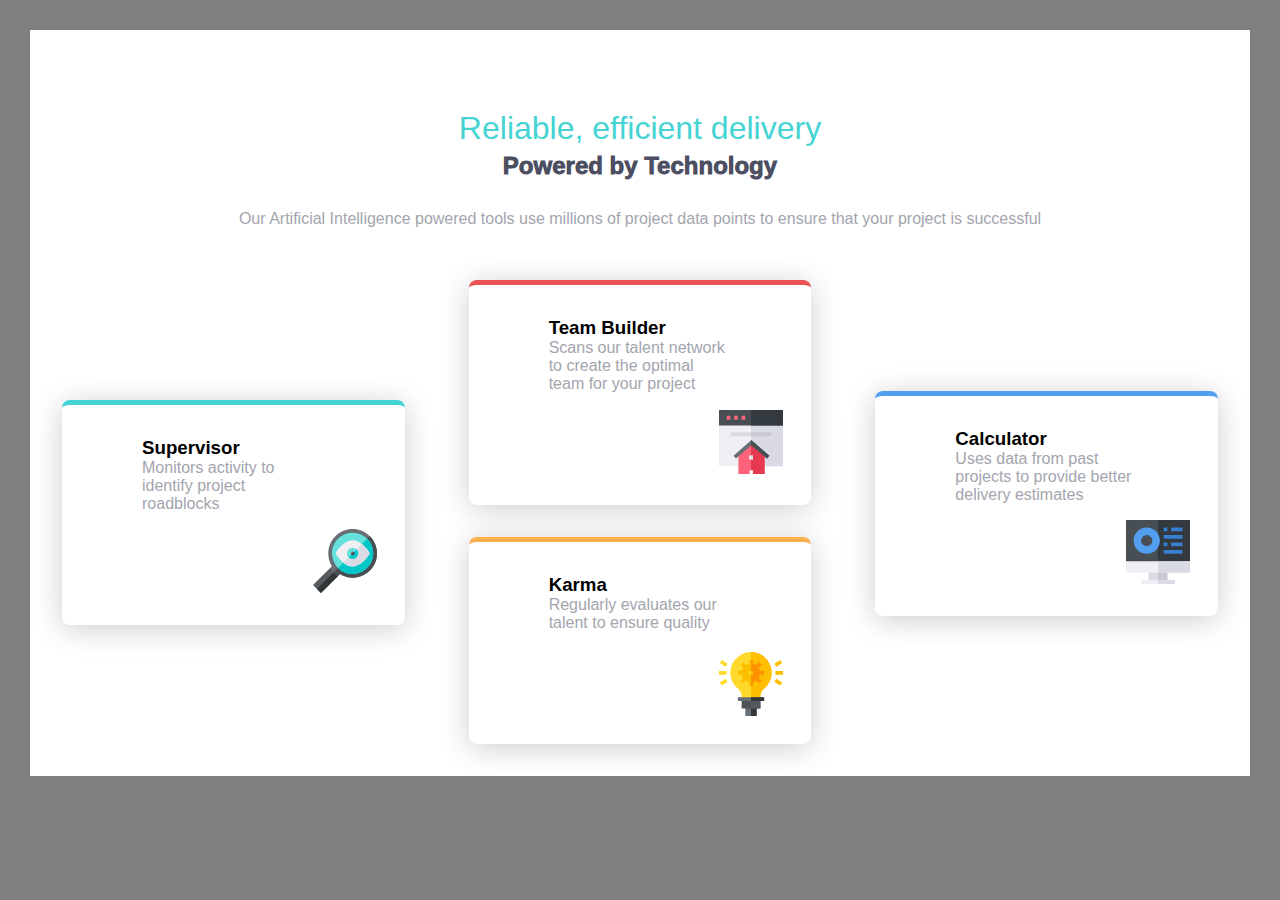
<file: index.html>
<!DOCTYPE html>
<html lang="en">
  <head>
    <meta charset="UTF-8" />
    <meta name="viewport" content="width=device-width, initial-scale=1.0" />

    <link
      rel="icon"
      type="image/png"
      sizes="32x32"
      href="./images/favicon-32x32.png"
    />
    <link rel="stylesheet" href="css/style.css">

    <title>Four card feature section</title>

  </head>
  <body>
    <main class="main">
      <section class="section-one">
        <div class="div1">
          <h1 class="h1">Reliable, efficient delivery</h1>
          <h2 class="h2">Powered by Technology</h2>
      
          <p class="p1">
            Our Artificial Intelligence powered tools use millions of project data
            points to ensure that your project is successful
          </p>
        </div>
      </section>
      <section class="section-two">
        <div class="div2 1fr sdiv">
          <h3>Supervisor</h3>
          <p>Monitors activity to identify project roadblocks</p>
        </div>
        <div class="2fr">
          <div class="div2 div3 sdiv">
            <h3>Team Builder</h3>
            <p>Scans our talent network to create the optimal team for your project</p>
          </div>
          <div class="div2 div4 pdiv">
            <h3>Karma</h3>
            <p>Regularly evaluates our talent to ensure quality</p>
          </div>
        </div>
        <div class="div2 div5 3fr pdiv">
          <h3>Calculator</h3>
          <p>Uses data from past projects to provide better delivery estimates</p>
        </div>
      </section>
    </main>
  </body>
</html>
</file>
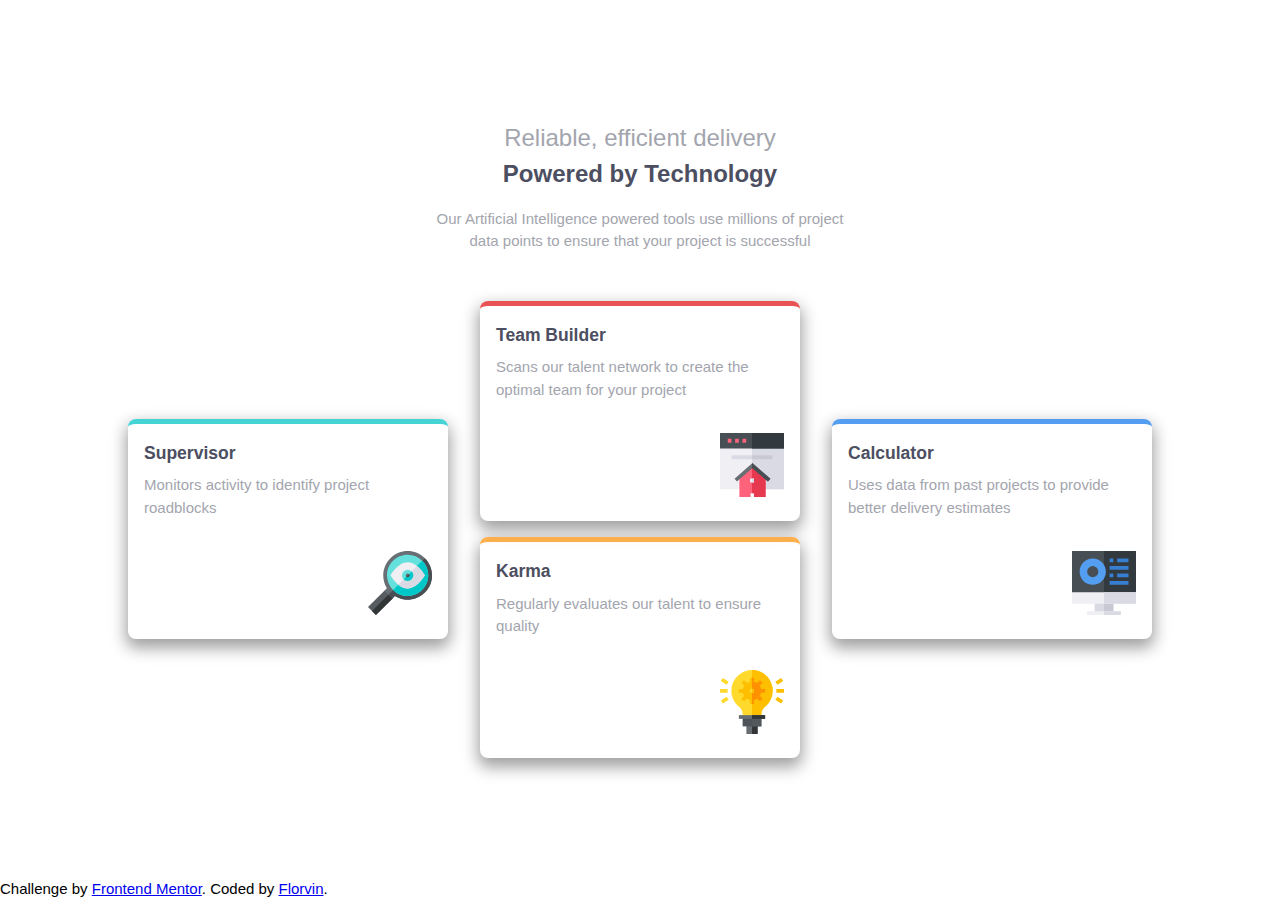
<file: mine from git/four-card-feature-main/index.html>
<!DOCTYPE html>
<html lang="en">
  <head>
    <meta charset="UTF-8" />
    <meta name="viewport" content="width=device-width, initial-scale=1.0" />
    <!-- displays site properly based on user's device -->

    <link rel="icon" type="image/png" sizes="32x32" href="./images/favicon-32x32.png" />

    <title>Frontend Mentor | Four card feature section</title>
    <link rel="stylesheet" href="styles.css" />
    <!-- Feel free to remove these styles or customise in your own stylesheet 👍 -->
  </head>
  <body>
    <div class="container">
      <header class="header">
        <div class="header_title">
          <p>Reliable, efficient delivery</p>
          <h2>Powered by Technology</h2>
          <p class="header_description">Our Artificial Intelligence powered tools use millions of project data points to ensure that your project is successful</p>
        </div>
      </header>
      <main class="flex">
        <div class="card card1">
          <h3 class="card_title">Supervisor</h3>
          <p class="card_description">Monitors activity to identify project roadblocks</p>
          <img src="./images/icon-supervisor.svg" alt="" />
        </div>
        <div class="middle">
          <div class="card card2">
            <h3 class="card_title">Team Builder</h3>
            <p class="card_description">Scans our talent network to create the optimal team for your project</p>
            <img src="./images/icon-team-builder.svg" alt="" />
          </div>
          <div class="card card3">
            <h3 class="card_title">Karma</h3>
            <p class="card_description">Regularly evaluates our talent to ensure quality</p>
            <img src="./images/icon-karma.svg" alt="" />
          </div>
        </div>
        <div class="card card4">
          <h3 class="card_title">Calculator</h3>
          <p class="card_description">Uses data from past projects to provide better delivery estimates</p>
          <img src="./images/icon-calculator.svg" alt="" />
        </div>
      </main>
    </div>
    <footer>
      <p class="attribution">Challenge by <a href="https://www.frontendmentor.io?ref=challenge" target="_blank">Frontend Mentor</a>. Coded by <a href="#">Florvin</a>.</p>
    </footer>
  </body>
</html>
</file>
<file: css/style.css>
* {
    margin: 0;
    padding: 0;
    box-sizing: border-box;
    font-family: 'Poppins', sans-serif;
}
body {
    margin: 30px;
    background-color: gray;
    display: flex;
    align-items: center;
    justify-content: center;
}
main {
    display: flex;
    align-items: center;
    justify-content: center;
    flex-direction: column;
    background-color: white;
}
.section-one {
   
    padding: 80px 30px 20px 30px;
    background-color: white;
} 
.div1 {
text-align: center;
}   
.h1 {
    font-weight: 400;
    margin-bottom: 5px;
    color:hsl(180, 62%, 55%);
}
.h2 {
    font-weight: 1000;
    color:hsl(234, 12%, 34%);
    margin-bottom: 30px;
}
p {
    color:hsl(229, 6%, 66%);
}
.p1 {
    margin-bottom: 70px;
}
.div2 {
background-color: white;
background-image: url("../images/icon-supervisor.svg");
background-repeat: no-repeat;
background-position: 90% 80%;
border-top: 5px solid hsl(180, 62%, 55%);
border-radius: .5rem;
box-shadow: 0px 4px 30px rgba(0, 0, 0, 0.2);
padding-inline: 5em;
padding-block: 2rem 7em;
margin: 0 2em 2em 2em;

}
.div3 {
    background-image: url("../images/icon-team-builder.svg");
    border-top: 5px solid hsl(0, 78%, 62%);
}
.div4 {
    background-image: url(../images/icon-karma.svg);
    border-top: 5px solid hsl(34, 97%, 64%);
}


.div5 {
    background-image: url(../images/icon-calculator.svg);
    border-top: 5px solid hsl(212, 86%, 64%);
    margin-bottom: 50px;
}


@media (min-width: 700px) and (max-width: 900px) {
    .section-two {
        display: grid;
        grid-template-columns: 1fr 1fr;
        align-items: flex-start;
        align-items: stretch;

    }
}
@media (min-width: 900px) {
    main{
        display: flex;
        flex-direction: column;
        gap: 7em;
        align-items: center;
        justify-content: center;
    }
    .div2 {
        align-self: center;
    }
    .section-two {
        margin-top: -150px;
        max-width: 1400px;
        display: grid;
        grid-template-columns: 1fr 1fr 1fr;
        /* gap: -20px; */
        align-content: center;
    }
}
</file>
<file: mine from git/four-card-feature-main/styles.css>
/* css RESET */
*,
*::before,
*::after {
  box-sizing: border-box;
}

body,
h1,
h2,
h3,
h4,
p,
figure,
blockquote,
dl,
dd {
  margin: 0;
}

body {
  min-height: 100vh;
  text-rendering: optimizeSpeed;
  line-height: 1.5;
  font-size: 15px;
  font-family: "Poppins", sans-serif;
}

img,
picture {
  max-width: 100%;
  display: block;
}

/* custom Properties */
:root {
  --pm-clr-skyBlue: 180, 62%, 55%;
  --pm-clr-red: 0, 78%, 62%;
  --pm-clr-orange: 34, 97%, 64%;
  --pm-clr-blue: 212, 86%, 64%;

  --text-clr: 194, 17%, 12%;

  --very-dark-blue: 234, 12%, 34%;
  --grayish-blue: 229, 6%, 66%;
  --very-light-gray: 0, 0%, 98%;
}

.flex {
  display: flex;
  gap: var(--gap);
  /* justify-content: center; */
  align-items: center;
}

body {
  display: flex;
  flex-direction: column;
}

main {
  --gap: 2rem;
}

.container {
  container-type: inline-size;
  width: 80%;

  margin: auto;
}
.header {
  /* outline: 1px solid lime; */
  text-align: center;
  margin-bottom: 3rem;
}

.header_title > p:first-child {
  color: hsl(var(--grayish-blue));
  font-weight: 150;
  font-size: 1.5rem;
}
.header_title > p:last-child {
  color: hsl(var(--grayish-blue));
  font-weight: 150;
  /* font-size: 1.5rem; */
  max-width: 50ch;
  margin-inline: auto;
  margin-top: 1rem;
}

.header_title > h2 {
  color: hsl(var(--very-dark-blue));
  /* font-weight: ; */
  font-size: 1.5rem;
}

.card {
  position: relative;
  padding: 1rem;
  border-radius: 0.5rem;
  box-shadow: 0px 7px 16px 2px rgba(0, 0, 0, 0.38);
  border-top: 5px solid var(--border-top-clr);
  max-width: 20rem;
}

.card1 {
  --border-top-clr: hsl(var(--pm-clr-skyBlue));
}
.card2 {
  --border-top-clr: hsl(var(--pm-clr-red));
}
.card3 {
  --border-top-clr: hsl(var(--pm-clr-orange));
}
.card4 {
  --border-top-clr: hsl(var(--pm-clr-blue));
}

.card_title {
  color: hsl(var(--very-dark-blue));
}
.card_description {
  color: hsl(var(--grayish-blue));
  padding: 0.5rem 0;
  padding-bottom: 2rem;
}
img {
  margin-left: auto;
  padding-bottom: 0.5rem;
}
.middle {
  display: grid;
  gap: 1rem;
}

@container (max-width: 350px) {
  main {
    flex-direction: column;
  }
}
</file>
